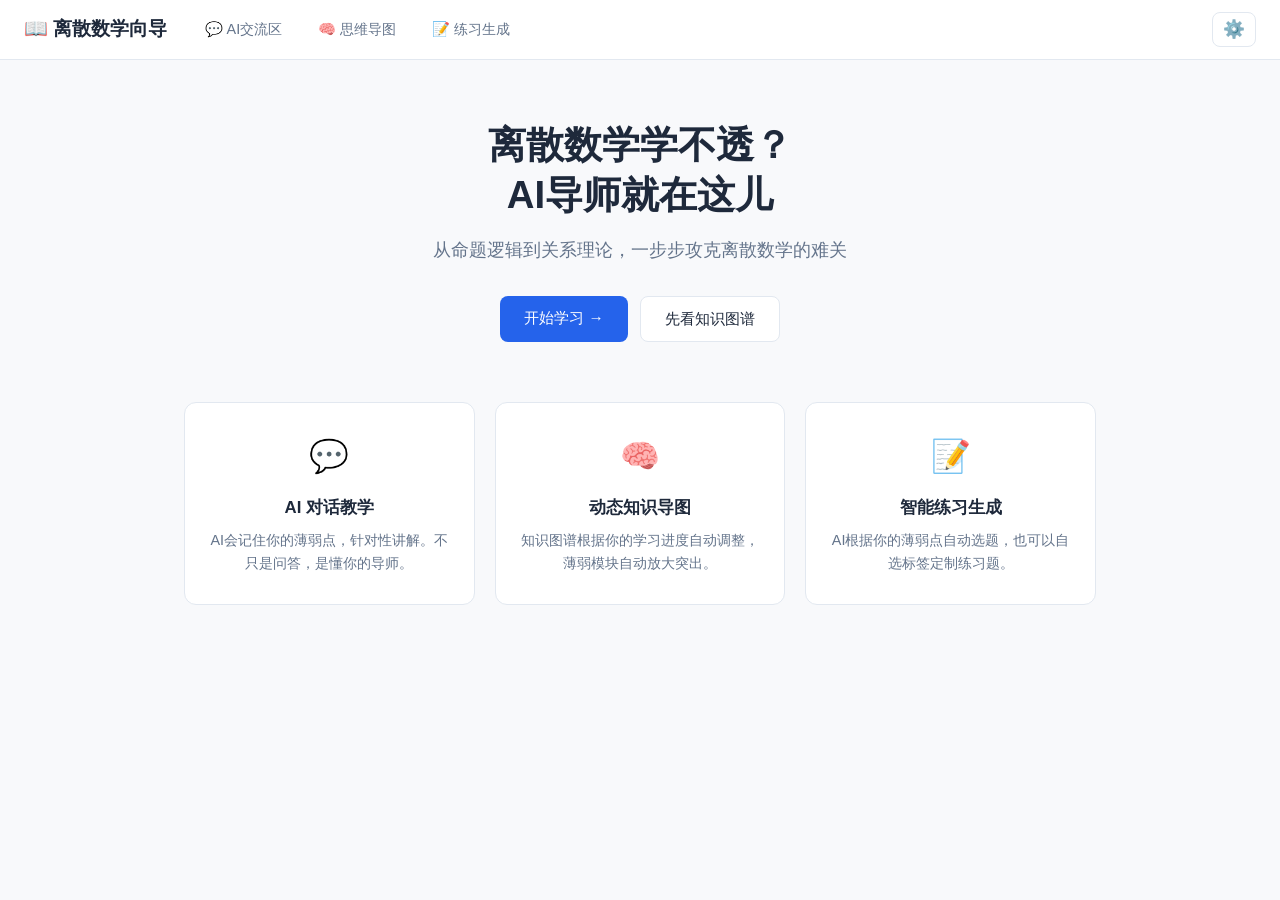
<file: index.html>
<!DOCTYPE html>
<html lang="zh-CN">
<head>
    <meta charset="UTF-8">
    <meta name="viewport" content="width=device-width, initial-scale=1.0">
    <title>离散数学向导 — 你的AI学习助手</title>
    <link rel="stylesheet" href="css/style.css">
</head>
<body>
    <nav class="top-nav">
        <div class="nav-brand">📖 离散数学向导</div>
        <div class="nav-links">
            <a href="chat.html" class="nav-link">💬 AI交流区</a>
            <a href="mindmap.html" class="nav-link">🧠 思维导图</a>
            <a href="practice.html" class="nav-link">📝 练习生成</a>
        </div>
        <button id="settingsBtn" class="icon-btn" title="设置">⚙️</button>
    </nav>

    <main class="landing">
        <div class="hero">
            <h1>离散数学学不透？<br>AI导师就在这儿</h1>
            <p class="subtitle">从命题逻辑到关系理论，一步步攻克离散数学的难关</p>
            <div class="hero-actions">
                <a href="chat.html" class="btn-primary">开始学习 →</a>
                <a href="mindmap.html" class="btn-secondary">先看知识图谱</a>
            </div>
        </div>
        <div class="features">
            <div class="feature-card">
                <span class="feature-icon">💬</span>
                <h3>AI 对话教学</h3>
                <p>AI会记住你的薄弱点，针对性讲解。不只是问答，是懂你的导师。</p>
            </div>
            <div class="feature-card">
                <span class="feature-icon">🧠</span>
                <h3>动态知识导图</h3>
                <p>知识图谱根据你的学习进度自动调整，薄弱模块自动放大突出。</p>
            </div>
            <div class="feature-card">
                <span class="feature-icon">📝</span>
                <h3>智能练习生成</h3>
                <p>AI根据你的薄弱点自动选题，也可以自选标签定制练习题。</p>
            </div>
        </div>
    </main>

    <!-- Settings Modal -->
    <div id="settingsModal" class="modal hidden">
        <div class="modal-content">
            <h2>⚙️ 设置</h2>
            <div class="form-group">
                <label>DeepSeek API Key</label>
                <input type="password" id="apiKeyInput" placeholder="sk-..." />
                <p class="hint">你的Key只存在浏览器本地，不会上传到任何服务器。</p>
            </div>
            <button id="saveApiKey" class="btn-primary">保存</button>
            <p id="apiKeyStatus"></p>
            <button class="btn-secondary modal-close">关闭</button>
        </div>
    </div>

    <script src="js/settings.js"></script>
</body>
</html>
</file>
<file: css/style.css>
/* ===== 全局 ===== */
:root {
    --bg: #f8f9fb;
    --card-bg: #ffffff;
    --text: #1e293b;
    --text-secondary: #64748b;
    --primary: #2563eb;
    --primary-light: #dbeafe;
    --accent: #6366f1;
    --border: #e2e8f0;
    --shadow: 0 2px 8px rgba(0,0,0,0.06);
    --radius: 12px;
}
* { margin: 0; padding: 0; box-sizing: border-box; }
body {
    font-family: -apple-system, BlinkMacSystemFont, "Segoe UI", Roboto, "Noto Sans SC", sans-serif;
    background: var(--bg);
    color: var(--text);
    line-height: 1.6;
    min-height: 100vh;
}
a { color: var(--primary); text-decoration: none; }
a:hover { text-decoration: underline; }

/* ===== 导航栏 ===== */
.top-nav {
    background: var(--card-bg);
    border-bottom: 1px solid var(--border);
    padding: 12px 24px;
    display: flex;
    align-items: center;
    gap: 24px;
    position: sticky;
    top: 0;
    z-index: 100;
    backdrop-filter: blur(8px);
}
.nav-brand {
    font-size: 1.2rem;
    font-weight: 700;
    white-space: nowrap;
}
.nav-links {
    display: flex;
    gap: 8px;
    flex: 1;
}
.nav-link {
    padding: 6px 14px;
    border-radius: 8px;
    font-size: 0.9rem;
    color: var(--text-secondary);
    transition: all 0.15s;
}
.nav-link:hover {
    background: var(--primary-light);
    color: var(--primary);
    text-decoration: none;
}
.icon-btn {
    background: none;
    border: 1px solid var(--border);
    border-radius: 8px;
    padding: 6px 10px;
    cursor: pointer;
    font-size: 1.1rem;
}
.icon-btn:hover { background: var(--primary-light); }

/* ===== 按钮 ===== */
.btn-primary {
    background: var(--primary);
    color: #fff;
    border: none;
    padding: 10px 24px;
    border-radius: 8px;
    font-size: 0.95rem;
    cursor: pointer;
    transition: background 0.15s;
    display: inline-block;
}
.btn-primary:hover { background: #1d4ed8; text-decoration: none; }
.btn-secondary {
    background: var(--card-bg);
    color: var(--text);
    border: 1px solid var(--border);
    padding: 10px 24px;
    border-radius: 8px;
    font-size: 0.95rem;
    cursor: pointer;
    display: inline-block;
}
.btn-secondary:hover { background: var(--primary-light); text-decoration: none; }

/* ===== 首页 ===== */
.landing { max-width: 960px; margin: 0 auto; padding: 60px 24px; }
.hero { text-align: center; margin-bottom: 60px; }
.hero h1 { font-size: 2.4rem; line-height: 1.3; margin-bottom: 16px; }
.subtitle { color: var(--text-secondary); font-size: 1.1rem; margin-bottom: 32px; }
.hero-actions { display: flex; gap: 12px; justify-content: center; }
.features {
    display: grid;
    grid-template-columns: repeat(3, 1fr);
    gap: 20px;
}
.feature-card {
    background: var(--card-bg);
    border: 1px solid var(--border);
    border-radius: var(--radius);
    padding: 28px 20px;
    text-align: center;
    transition: box-shadow 0.2s;
}
.feature-card:hover { box-shadow: var(--shadow); }
.feature-icon { font-size: 2rem; display: block; margin-bottom: 12px; }
.feature-card h3 { margin-bottom: 8px; font-size: 1.05rem; }
.feature-card p { color: var(--text-secondary); font-size: 0.9rem; }

/* ===== Modal ===== */
.modal {
    position: fixed; inset: 0;
    background: rgba(0,0,0,0.4);
    display: flex; align-items: center; justify-content: center;
    z-index: 200;
}
.modal.hidden { display: none; }
.modal-content {
    background: var(--card-bg);
    border-radius: var(--radius);
    padding: 32px;
    max-width: 420px;
    width: 90%;
    box-shadow: 0 20px 60px rgba(0,0,0,0.15);
}
.modal-content h2 { margin-bottom: 20px; }
.form-group { margin-bottom: 16px; }
.form-group label { display: block; font-size: 0.9rem; font-weight: 600; margin-bottom: 4px; }
.form-group input, .form-group textarea, .form-group select {
    width: 100%; padding: 10px 12px;
    border: 1px solid var(--border); border-radius: 8px;
    font-size: 0.9rem; font-family: inherit;
}
.hint { font-size: 0.8rem; color: var(--text-secondary); margin-top: 4px; }
.modal-close { margin-top: 12px; }

/* ===== 页面容器 ===== */
.page-container {
    max-width: 1200px;
    margin: 0 auto;
    padding: 24px;
}

/* ===== 聊天区 ===== */
.chat-layout {
    display: grid;
    grid-template-columns: 1fr 320px;
    gap: 20px;
    height: calc(100vh - 80px);
}
.chat-main {
    display: flex;
    flex-direction: column;
    background: var(--card-bg);
    border: 1px solid var(--border);
    border-radius: var(--radius);
    overflow: hidden;
}
.chat-messages {
    flex: 1;
    overflow-y: auto;
    padding: 20px;
    display: flex;
    flex-direction: column;
    gap: 16px;
}
.message {
    max-width: 80%;
    padding: 12px 16px;
    border-radius: 12px;
    line-height: 1.6;
    font-size: 0.93rem;
}
.message.ai {
    background: var(--primary-light);
    align-self: flex-start;
    border-bottom-left-radius: 4px;
}
.message.user {
    background: var(--primary);
    color: #fff;
    align-self: flex-end;
    border-bottom-right-radius: 4px;
}
.chat-input-area {
    border-top: 1px solid var(--border);
    padding: 12px 16px;
    display: flex;
    gap: 8px;
}
.chat-input-area textarea {
    flex: 1;
    border: 1px solid var(--border);
    border-radius: 8px;
    padding: 10px 12px;
    font-size: 0.9rem;
    font-family: inherit;
    resize: none;
    min-height: 44px;
    max-height: 120px;
}
.chat-input-area button {
    align-self: flex-end;
    padding: 10px 20px;
}
.chat-sidebar {
    background: var(--card-bg);
    border: 1px solid var(--border);
    border-radius: var(--radius);
    padding: 20px;
    overflow-y: auto;
}
.chat-sidebar h3 { font-size: 0.9rem; color: var(--text-secondary); margin-bottom: 12px; }
.profile-section { margin-bottom: 20px; }
.profile-section h4 { font-size: 0.85rem; color: var(--text); margin-bottom: 6px; }
.profile-item {
    font-size: 0.82rem;
    color: var(--text-secondary);
    padding: 4px 0;
    border-bottom: 1px solid var(--border);
}
.weakness-tag {
    display: inline-block;
    background: #fef2f2;
    color: #dc2626;
    font-size: 0.75rem;
    padding: 2px 8px;
    border-radius: 4px;
    margin: 2px;
}

/* ===== 思维导图 ===== */
.mindmap-layout {
    display: flex;
    gap: 20px;
    height: calc(100vh - 80px);
}
.mindmap-main {
    flex: 1;
    background: var(--card-bg);
    border: 1px solid var(--border);
    border-radius: var(--radius);
    overflow: hidden;
    position: relative;
}
#mindmap-container {
    width: 100%;
    height: 100%;
}
.mindmap-sidebar {
    width: 280px;
    background: var(--card-bg);
    border: 1px solid var(--border);
    border-radius: var(--radius);
    padding: 20px;
    overflow-y: auto;
    flex-shrink: 0;
}
.mindmap-sidebar h3 { font-size: 0.9rem; color: var(--text-secondary); margin-bottom: 12px; }
.knowledge-card {
    padding: 10px 12px;
    border: 1px solid var(--border);
    border-radius: 8px;
    margin-bottom: 8px;
    cursor: pointer;
    transition: all 0.15s;
}
.knowledge-card:hover { border-color: var(--primary); background: var(--primary-light); }
.knowledge-card .title { font-weight: 600; font-size: 0.9rem; }
.knowledge-card .desc { font-size: 0.8rem; color: var(--text-secondary); }
.knowledge-card .mastery {
    font-size: 0.75rem;
    margin-top: 4px;
}
.mastery-low { color: #dc2626; }
.mastery-mid { color: #f59e0b; }
.mastery-high { color: #16a34a; }

/* ===== 练习区 ===== */
.practice-layout {
    display: grid;
    grid-template-columns: 280px 1fr;
    gap: 20px;
    height: calc(100vh - 80px);
}
.practice-filter {
    background: var(--card-bg);
    border: 1px solid var(--border);
    border-radius: var(--radius);
    padding: 20px;
    overflow-y: auto;
}
.practice-filter h3 { font-size: 0.9rem; color: var(--text-secondary); margin-bottom: 12px; }
.tag-group { margin-bottom: 16px; }
.tag-group h4 { font-size: 0.85rem; margin-bottom: 6px; color: var(--text); }
.tag-option {
    display: inline-block;
    padding: 4px 10px;
    border: 1px solid var(--border);
    border-radius: 6px;
    font-size: 0.8rem;
    cursor: pointer;
    margin: 3px;
    transition: all 0.1s;
    user-select: none;
}
.tag-option:hover { border-color: var(--primary); }
.tag-option.selected {
    background: var(--primary);
    color: #fff;
    border-color: var(--primary);
}
.practice-main {
    background: var(--card-bg);
    border: 1px solid var(--border);
    border-radius: var(--radius);
    padding: 24px;
    overflow-y: auto;
}
.practice-main .empty-state {
    text-align: center;
    padding: 60px 20px;
    color: var(--text-secondary);
}
.practice-main .empty-state .emoji { font-size: 3rem; margin-bottom: 16px; }
.question-card {
    border: 1px solid var(--border);
    border-radius: var(--radius);
    padding: 20px;
    margin-bottom: 16px;
}
.question-card .q-title { font-weight: 600; margin-bottom: 8px; }
.question-card .q-content { margin-bottom: 12px; line-height: 1.7; }
.question-card .q-tags { margin-bottom: 8px; }
.question-card .q-tags span {
    display: inline-block;
    font-size: 0.75rem;
    background: var(--primary-light);
    color: var(--primary);
    padding: 2px 8px;
    border-radius: 4px;
    margin: 2px;
}
.show-answer-btn {
    font-size: 0.85rem;
    padding: 6px 16px;
}
.answer-content {
    margin-top: 12px;
    padding: 12px;
    background: #f0fdf4;
    border: 1px solid #bbf7d0;
    border-radius: 8px;
    font-size: 0.9rem;
    display: none;
}
.answer-content.show { display: block; }

/* ===== 响应式 ===== */
@media (max-width: 768px) {
    .features { grid-template-columns: 1fr; }
    .chat-layout { grid-template-columns: 1fr; }
    .chat-sidebar { display: none; }
    .mindmap-layout { flex-direction: column; }
    .mindmap-sidebar { width: 100%; max-height: 200px; }
    .practice-layout { grid-template-columns: 1fr; }
    .practice-filter { display: none; }
    .hero h1 { font-size: 1.6rem; }
}
</file>
